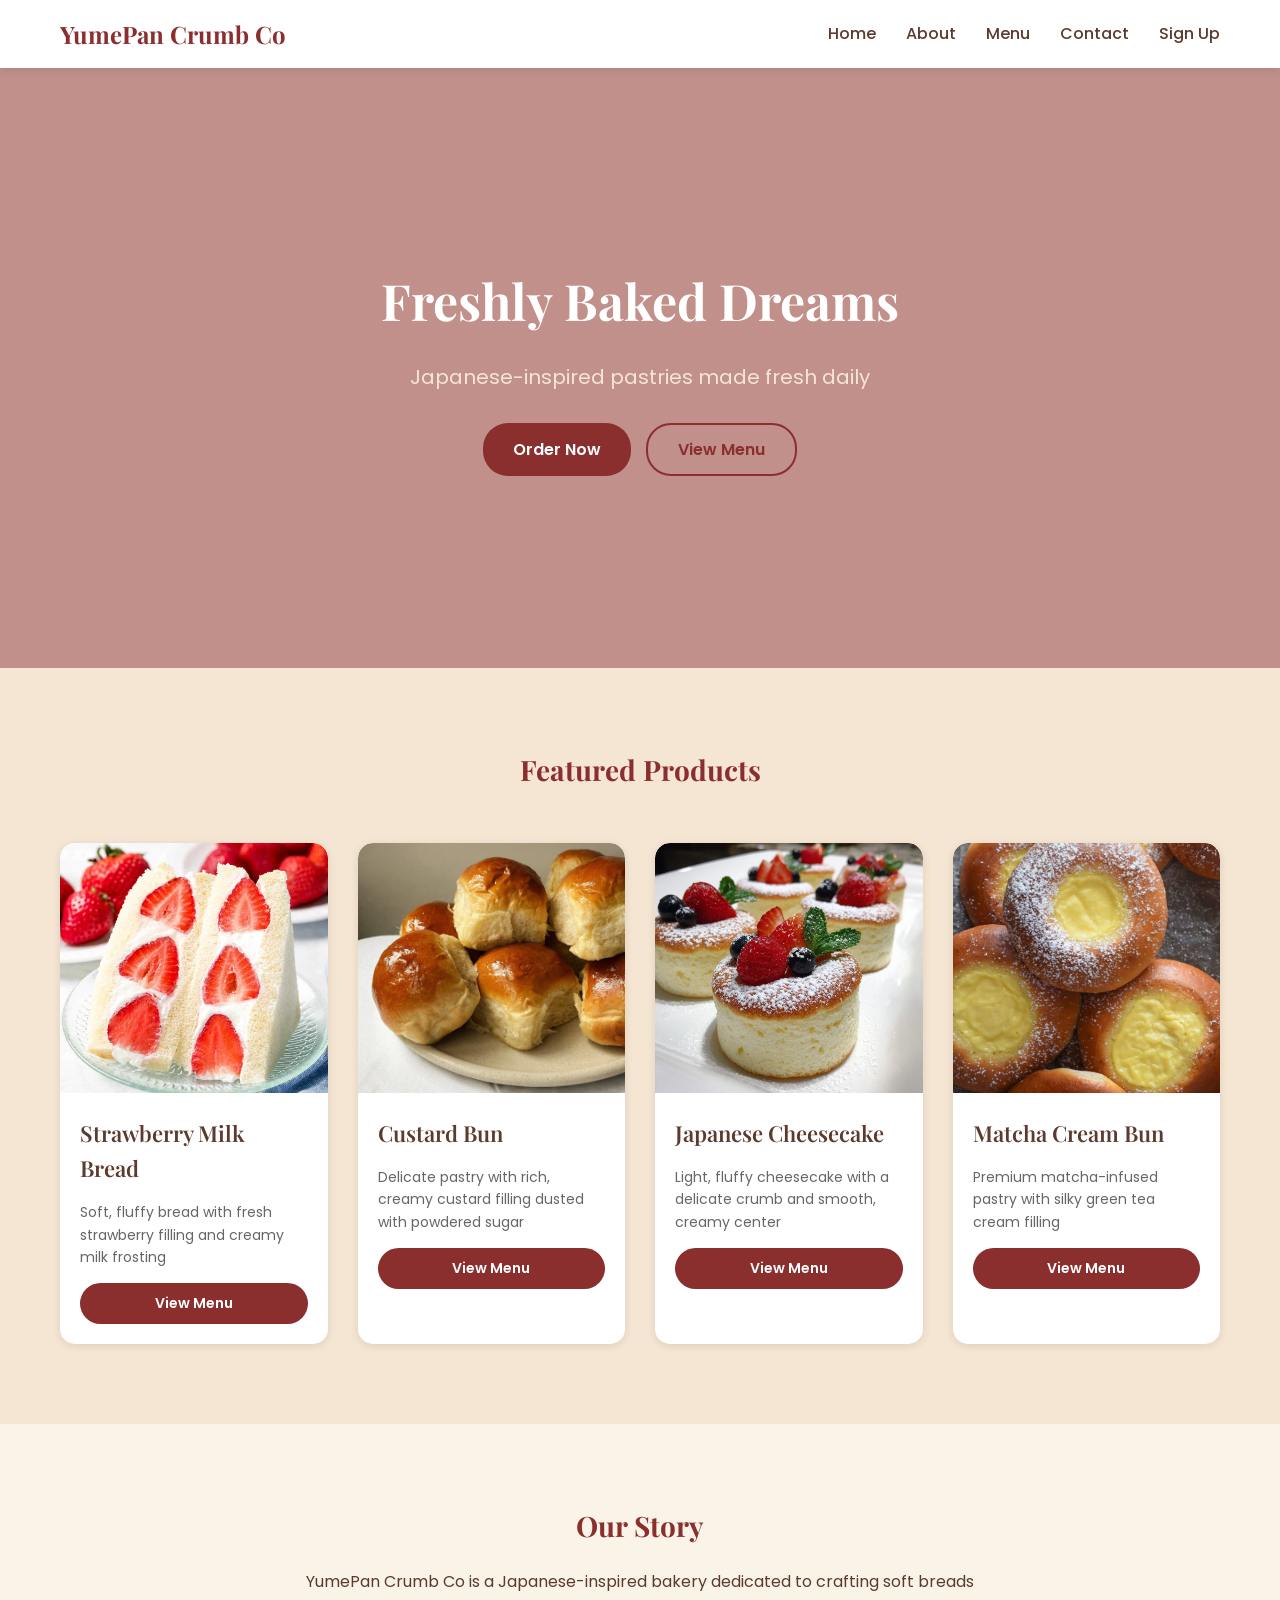
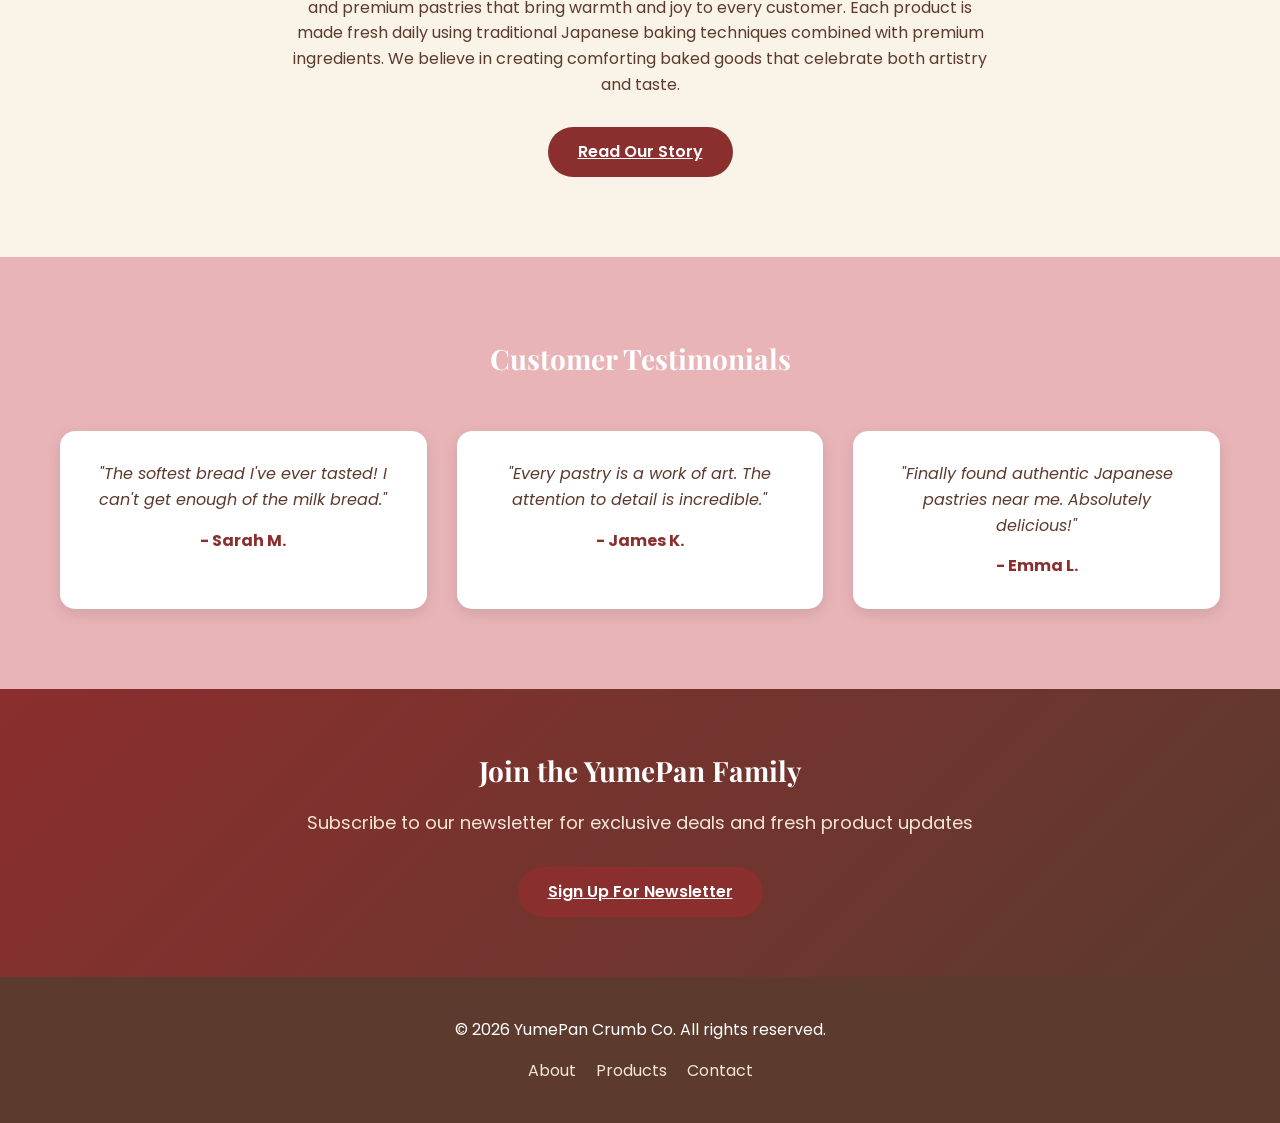
<file: index.html>
<!DOCTYPE html>
<html lang="en">
<head>
    <meta charset="UTF-8">
    <meta name="viewport" content="width=device-width, initial-scale=1.0">
    <title>YumePan Crumb Co - Japanese-Inspired Bakery</title>
    <link rel="preconnect" href="https://fonts.googleapis.com">
    <link rel="preconnect" href="https://fonts.gstatic.com" crossorigin>
    <link href="https://fonts.googleapis.com/css2?family=Playfair+Display:wght@400;700&family=Poppins:wght@400;500;600&display=swap" rel="stylesheet">
    <link rel="stylesheet" href="styles.css">
</head>
<body>
    <!-- Navigation Bar -->
    <nav class="navbar">
        <div class="nav-container">
            <div class="logo">
                <a href="index.html">YumePan Crumb Co</a>
            </div>
            <button class="hamburger" id="hamburger">
                <span></span>
                <span></span>
                <span></span>
            </button>
            <ul class="nav-menu" id="navMenu">
                <li><a href="index.html">Home</a></li>
                <li><a href="about.html">About</a></li>
                <li><a href="products.html">Menu</a></li>
                <li><a href="contact.html">Contact</a></li>
                <li><a href="signup.html">Sign Up</a></li>
            </ul>
        </div>
    </nav>

    <!-- Hero Section -->
    <section class="hero">
        <div class="hero-content">
            <h1>Freshly Baked Dreams</h1>
            <p>Japanese-inspired pastries made fresh daily</p>
            <div class="hero-buttons">
                <button class="btn btn-primary">Order Now</button>
                <button class="btn btn-secondary">View Menu</button>
            </div>
        </div>
    </section>

    <!-- Featured Products Section -->
    <section class="featured-products">
        <div class="container">
            <h2>Featured Products</h2>
            <div class="product-grid">
                <div class="product-card">
                   <img src="images/strawberry-shortcake.jpg" alt="Strawberry Shortcake" class="product-image">
                    <h3>Strawberry Milk Bread</h3>
                    <p>Soft, fluffy bread with fresh strawberry filling and creamy milk frosting</p>
                    <button class="btn btn-primary btn-small">View Menu</button>
                </div>
                <div class="product-card">
                    <img src="images/milk-buns.jpg" alt="Milk Buns" class="product-image">
                    <h3>Custard Bun</h3>
                    <p>Delicate pastry with rich, creamy custard filling dusted with powdered sugar</p>
                    <button class="btn btn-primary btn-small">View Menu</button>
                </div>
                <div class="product-card">
                    <img src="images/japanese-cheesecake.jpg" alt="Japanese Cheesecake" class="product-image">
                    <h3>Japanese Cheesecake</h3>
                    <p>Light, fluffy cheesecake with a delicate crumb and smooth, creamy center</p>
                    <button class="btn btn-primary btn-small">View Menu</button>
                </div>
                <div class="product-card">
                   <img src="images/custard-buns.jpg" alt="Custard Buns" class="product-image">
                    <h3>Matcha Cream Bun</h3>
                    <p>Premium matcha-infused pastry with silky green tea cream filling</p>
                    <button class="btn btn-primary btn-small">View Menu</button>
                </div>
            </div>
        </div>
    </section>

    <!-- About Preview -->
    <section class="about-preview">
        <div class="container">
            <h2>Our Story</h2>
            <p>YumePan Crumb Co is a Japanese-inspired bakery dedicated to crafting soft breads and premium pastries that bring warmth and joy to every customer. Each product is made fresh daily using traditional Japanese baking techniques combined with premium ingredients. We believe in creating comforting baked goods that celebrate both artistry and taste.</p>
            <a href="about.html" class="btn btn-primary">Read Our Story</a>
        </div>
    </section>

    <!-- Testimonials Section -->
    <section class="testimonials">
        <div class="container">
            <h2>Customer Testimonials</h2>
            <div class="testimonial-grid">
                <div class="testimonial-card">
                    <p>"The softest bread I've ever tasted! I can't get enough of the milk bread."</p>
                    <strong>- Sarah M.</strong>
                </div>
                <div class="testimonial-card">
                    <p>"Every pastry is a work of art. The attention to detail is incredible."</p>
                    <strong>- James K.</strong>
                </div>
                <div class="testimonial-card">
                    <p>"Finally found authentic Japanese pastries near me. Absolutely delicious!"</p>
                    <strong>- Emma L.</strong>
                </div>
            </div>
        </div>
    </section>

    <!-- CTA Banner -->
    <section class="cta-banner">
        <div class="container">
            <h2>Join the YumePan Family</h2>
            <p>Subscribe to our newsletter for exclusive deals and fresh product updates</p>
            <a href="signup.html" class="btn btn-primary">Sign Up For Newsletter</a>
        </div>
    </section>

    <!-- Footer -->
    <footer class="footer">
        <div class="container">
            <p>&copy; 2026 YumePan Crumb Co. All rights reserved.</p>
            <div class="footer-links">
                <a href="about.html">About</a>
                <a href="products.html">Products</a>
                <a href="contact.html">Contact</a>
            </div>
        </div>
    </footer>

    <script src="script.js"></script>
</body>
</html>
</file>
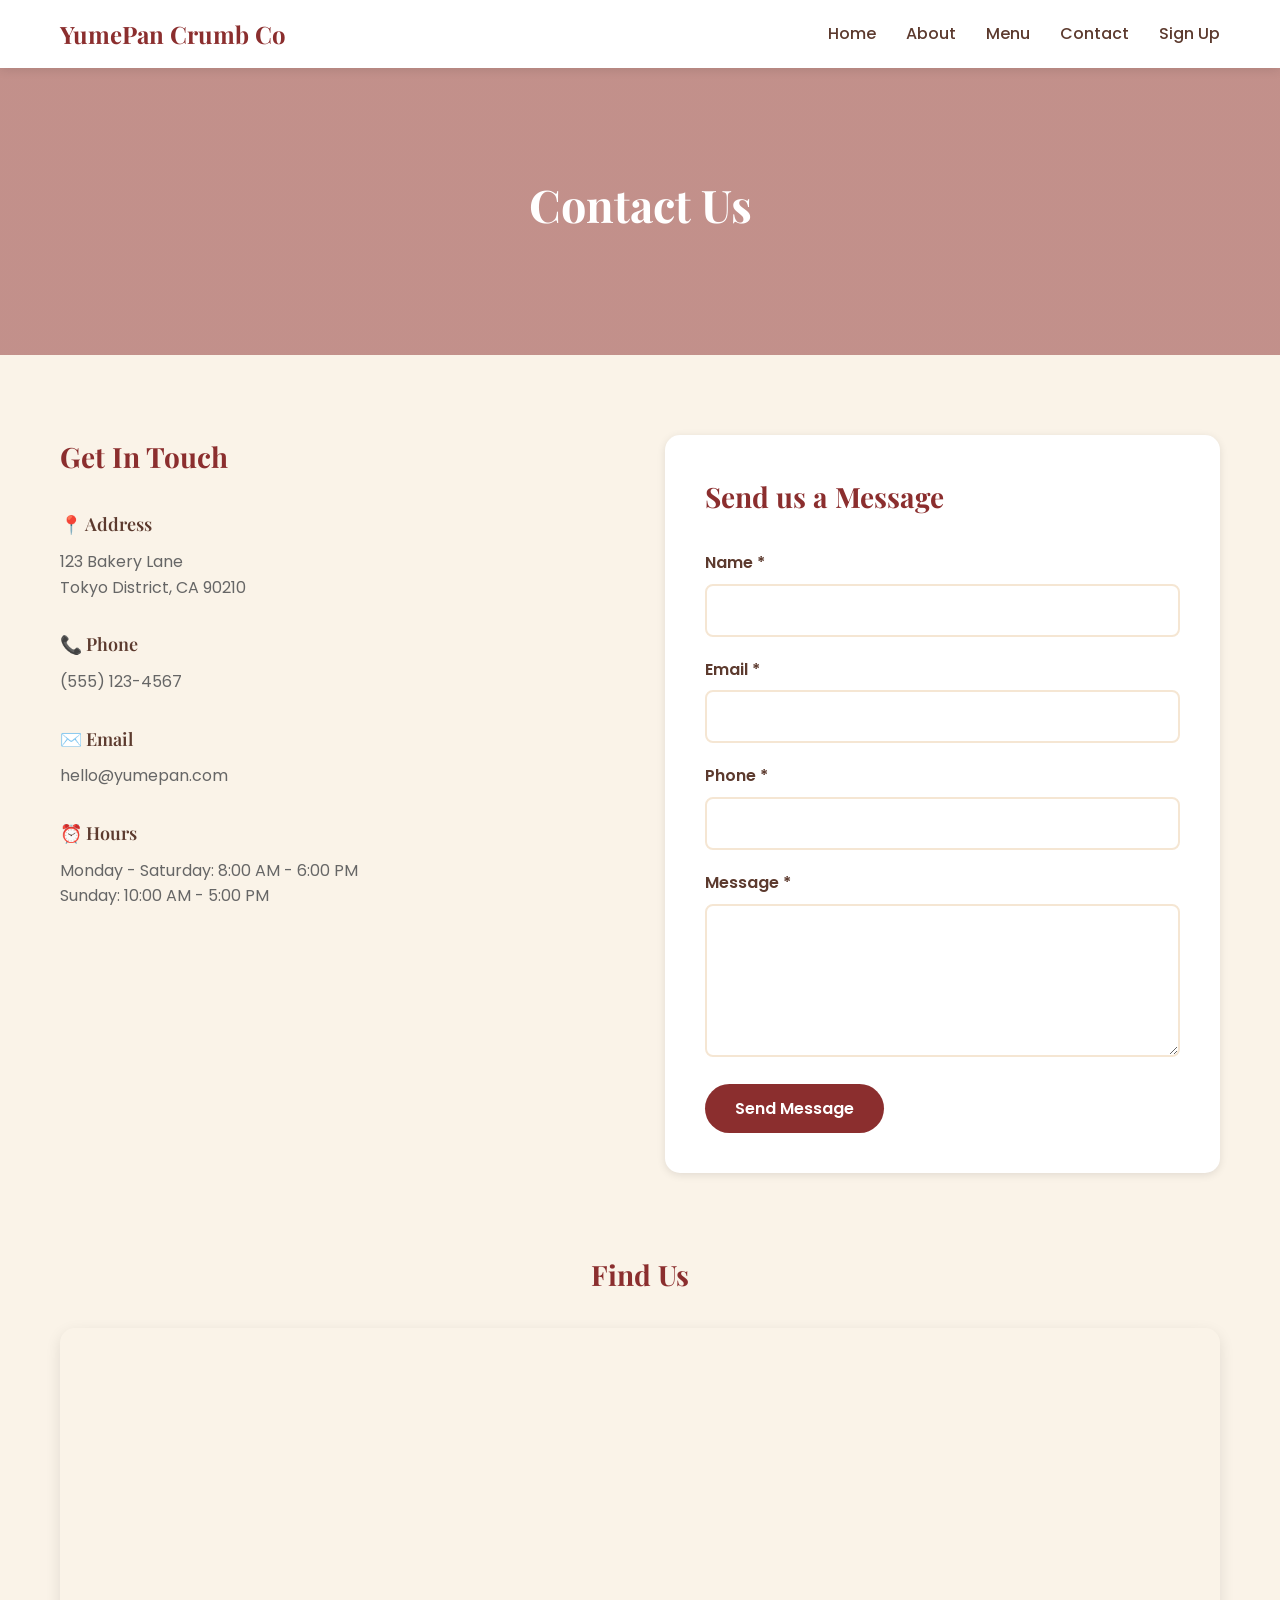
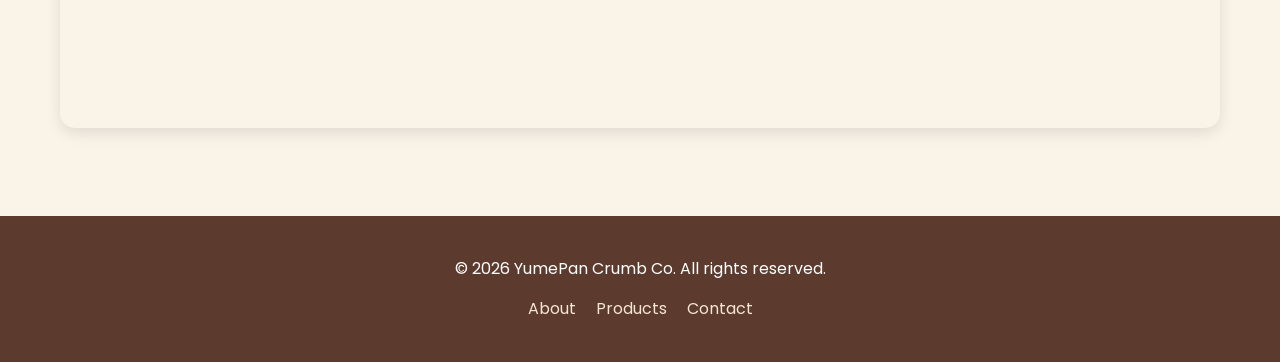
<file: contacl.html>
<!DOCTYPE html>
<html lang="en">
<head>
    <meta charset="UTF-8">
    <meta name="viewport" content="width=device-width, initial-scale=1.0">
    <title>Contact Us - YumePan Crumb Co</title>
    <link rel="preconnect" href="https://fonts.googleapis.com">
    <link rel="preconnect" href="https://fonts.gstatic.com" crossorigin>
    <link href="https://fonts.googleapis.com/css2?family=Playfair+Display:wght@400;700&family=Poppins:wght@400;500;600&display=swap" rel="stylesheet">
    <link rel="stylesheet" href="styles.css">
</head>
<body>
    <!-- Navigation Bar -->
    <nav class="navbar">
        <div class="nav-container">
            <div class="logo">
                <a href="index.html">YumePan Crumb Co</a>
            </div>
            <button class="hamburger" id="hamburger">
                <span></span>
                <span></span>
                <span></span>
            </button>
            <ul class="nav-menu" id="navMenu">
                <li><a href="index.html">Home</a></li>
                <li><a href="about.html">About</a></li>
                <li><a href="products.html">Menu</a></li>
                <li><a href="contact.html">Contact</a></li>
                <li><a href="signup.html">Sign Up</a></li>
            </ul>
        </div>
    </nav>

    <!-- Page Header -->
    <section class="page-header">
        <div class="container">
            <h1>Contact Us</h1>
        </div>
    </section>

    <!-- Contact Section -->
    <section class="contact-section">
        <div class="container">
            <div class="contact-grid">
                <!-- Contact Info -->
                <div class="contact-info">
                    <h2>Get In Touch</h2>
                    
                    <div class="info-item">
                        <h3>📍 Address</h3>
                        <p>123 Bakery Lane<br>Tokyo District, CA 90210</p>
                    </div>

                    <div class="info-item">
                        <h3>📞 Phone</h3>
                        <p>(555) 123-4567</p>
                    </div>

                    <div class="info-item">
                        <h3>✉️ Email</h3>
                        <p>hello@yumepan.com</p>
                    </div>

                    <div class="info-item">
                        <h3>⏰ Hours</h3>
                        <p>Monday - Saturday: 8:00 AM - 6:00 PM<br>
                           Sunday: 10:00 AM - 5:00 PM</p>
                    </div>
                </div>

                <!-- Contact Form -->
                <div class="contact-form">
                    <h2>Send us a Message</h2>
                    <form id="contactForm">
                        <div class="form-group">
                            <label for="name">Name *</label>
                            <input type="text" id="name" name="name" required>
                            <span class="error-message" id="nameError"></span>
                        </div>

                        <div class="form-group">
                            <label for="email">Email *</label>
                            <input type="email" id="email" name="email" required>
                            <span class="error-message" id="emailError"></span>
                        </div>

                        <div class="form-group">
                            <label for="phone">Phone *</label>
                            <input type="tel" id="phone" name="phone" required>
                            <span class="error-message" id="phoneError"></span>
                        </div>

                        <div class="form-group">
                            <label for="message">Message *</label>
                            <textarea id="message" name="message" rows="5" required></textarea>
                            <span class="error-message" id="messageError"></span>
                        </div>

                        <button type="submit" class="btn btn-primary">Send Message</button>
                    </form>
                </div>
            </div>

            <!-- Map -->
            <div class="map-container">
                <h2>Find Us</h2>
                <iframe src="https://www.google.com/maps/embed?pb=!1m18!1m12!1m3!1d3024.2219901290355!2d-74.00601729999999!3d40.71282069999999!2m3!1f0!2f0!3f0!3m2!1i1024!2i768!4f13.1!3m3!1m2!1s0x89c25a27b2de1b63%3A0x1c99f7fa5b952e72!2s123%20Bakery%20Ln%2C%20New%20York%2C%20NY%2010001!5e0!3m2!1sen!2sus!4v1234567890" width="100%" height="400" style="border:0;" allowfullscreen="" loading="lazy" referrerpolicy="no-referrer-when-downgrade"></iframe>
            </div>
        </div>
    </section>

    <!-- Footer -->
    <footer class="footer">
        <div class="container">
            <p>&copy; 2026 YumePan Crumb Co. All rights reserved.</p>
            <div class="footer-links">
                <a href="about.html">About</a>
                <a href="products.html">Products</a>
                <a href="contact.html">Contact</a>
            </div>
        </div>
    </footer>

    <script src="script.js"></script>
</body>
</html>
</file>
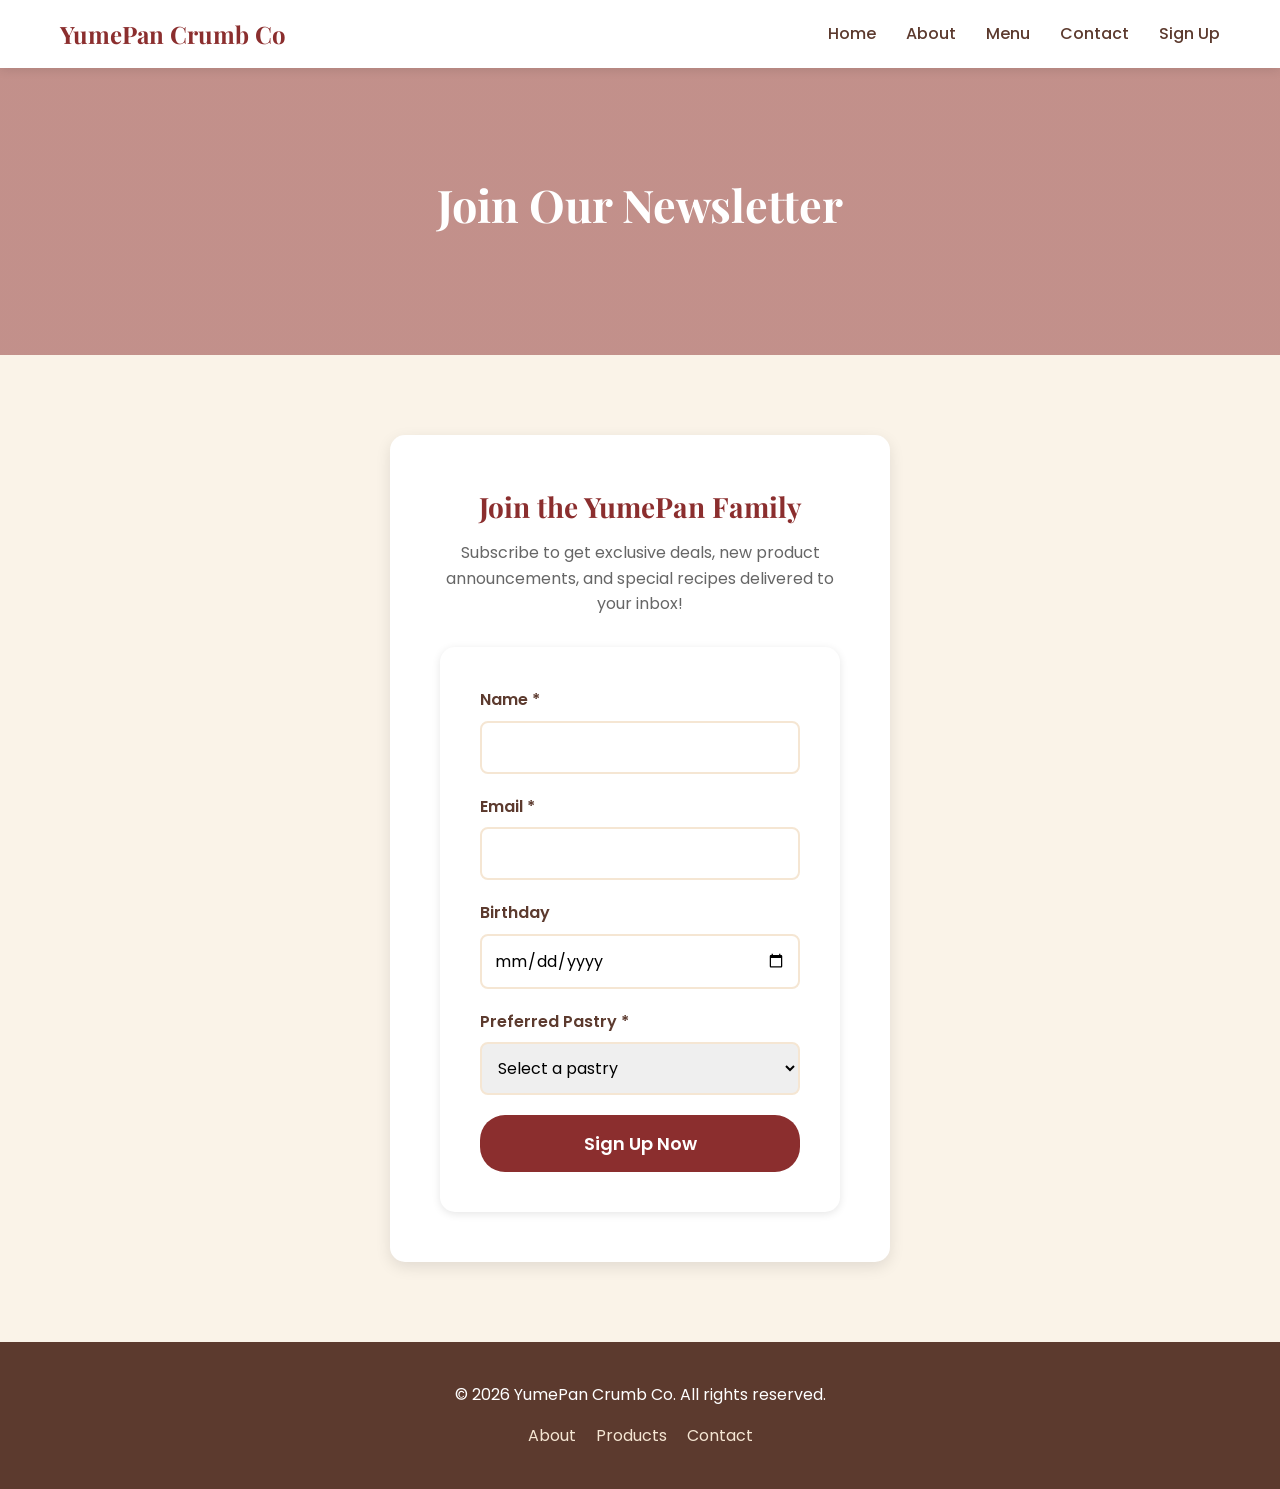
<file: signup.html>
<!DOCTYPE html>
<html lang="en">
<head>
    <meta charset="UTF-8">
    <meta name="viewport" content="width=device-width, initial-scale=1.0">
    <title>Sign Up - YumePan Crumb Co</title>
    <link rel="preconnect" href="https://fonts.googleapis.com">
    <link rel="preconnect" href="https://fonts.gstatic.com" crossorigin>
    <link href="https://fonts.googleapis.com/css2?family=Playfair+Display:wght@400;700&family=Poppins:wght@400;500;600&display=swap" rel="stylesheet">
    <link rel="stylesheet" href="styles.css">
</head>
<body>
    <!-- Navigation Bar -->
    <nav class="navbar">
        <div class="nav-container">
            <div class="logo">
                <a href="index.html">YumePan Crumb Co</a>
            </div>
            <button class="hamburger" id="hamburger">
                <span></span>
                <span></span>
                <span></span>
            </button>
            <ul class="nav-menu" id="navMenu">
                <li><a href="index.html">Home</a></li>
                <li><a href="about.html">About</a></li>
                <li><a href="products.html">Menu</a></li>
                <li><a href="contact.html">Contact</a></li>
                <li><a href="signup.html">Sign Up</a></li>
            </ul>
        </div>
    </nav>

    <!-- Page Header -->
    <section class="page-header">
        <div class="container">
            <h1>Join Our Newsletter</h1>
        </div>
    </section>

    <!-- Signup Section -->
    <section class="signup-section">
        <div class="container">
            <div class="signup-container">
                <h2>Join the YumePan Family</h2>
                <p>Subscribe to get exclusive deals, new product announcements, and special recipes delivered to your inbox!</p>

                <form id="signupForm" class="signup-form">
                    <div class="form-group">
                        <label for="signupName">Name *</label>
                        <input type="text" id="signupName" name="name" required>
                        <span class="error-message" id="signupNameError"></span>
                    </div>

                    <div class="form-group">
                        <label for="signupEmail">Email *</label>
                        <input type="email" id="signupEmail" name="email" required>
                        <span class="error-message" id="signupEmailError"></span>
                    </div>

                    <div class="form-group">
                        <label for="birthday">Birthday</label>
                        <input type="date" id="birthday" name="birthday">
                    </div>

                    <div class="form-group">
                        <label for="pastry">Preferred Pastry *</label>
                        <select id="pastry" name="pastry" required>
                            <option value="">Select a pastry</option>
                            <option value="matcha-cream-bun">Matcha Cream Bun</option>
                            <option value="custard-bun">Custard Bun</option>
                            <option value="red-bean-bun">Red Bean Bun</option>
                            <option value="strawberry-milk-bread">Strawberry Milk Bread</option>
                            <option value="japanese-cheesecake">Japanese Cheesecake</option>
                            <option value="milk-bread">Milk Bread</option>
                        </select>
                        <span class="error-message" id="pastryError"></span>
                    </div>

                    <button type="submit" class="btn btn-primary btn-large">Sign Up Now</button>
                </form>

                <div id="successMessage" class="success-message" style="display: none;">
                    <p>Thank you for signing up! Check your email for exclusive offers.</p>
                </div>
            </div>
        </div>
    </section>

    <!-- Footer -->
    <footer class="footer">
        <div class="container">
            <p>&copy; 2026 YumePan Crumb Co. All rights reserved.</p>
            <div class="footer-links">
                <a href="about.html">About</a>
                <a href="products.html">Products</a>
                <a href="contact.html">Contact</a>
            </div>
        </div>
    </footer>

    <script src="script.js"></script>
</body>
</html>
</file>
<file: styles.css>
/* ============================================
   GLOBAL STYLES
   ============================================ */

* {
    margin: 0;
    padding: 0;
    box-sizing: border-box;
}

:root {
    /* Color Palette */
    --deep-red: #8B2E2E;
    --cream: #F5E6D3;
    --soft-pink: #E8B4B8;
    --brown: #5C3A2E;
    --light-beige: #FAF3E8;
    --white: #FFFFFF;
    
    /* Typography */
    --heading-font: 'Playfair Display', serif;
    --body-font: 'Poppins', sans-serif;
}

body {
    font-family: var(--body-font);
    background-color: var(--light-beige);
    color: var(--brown);
    line-height: 1.6;
}

html {
    scroll-behavior: smooth;
}

/* ============================================
   CONTAINER & LAYOUT
   ============================================ */

.container {
    max-width: 1200px;
    margin: 0 auto;
    padding: 0 20px;
}

/* ============================================
   TYPOGRAPHY
   ============================================ */

h1 {
    font-family: var(--heading-font);
    font-size: 40px;
    color: var(--deep-red);
    font-weight: 700;
    margin-bottom: 15px;
}

h2 {
    font-family: var(--heading-font);
    font-size: 28px;
    color: var(--deep-red);
    font-weight: 700;
    margin-bottom: 20px;
    text-align: center;
}

h3 {
    font-family: var(--heading-font);
    font-size: 22px;
    color: var(--brown);
    font-weight: 600;
    margin-bottom: 10px;
}

p {
    font-size: 16px;
    color: var(--brown);
    margin-bottom: 15px;
}

/* ============================================
   NAVIGATION BAR
   ============================================ */

.navbar {
    background-color: var(--white);
    box-shadow: 0 2px 10px rgba(0, 0, 0, 0.1);
    position: sticky;
    top: 0;
    z-index: 1000;
}

.nav-container {
    max-width: 1200px;
    margin: 0 auto;
    padding: 15px 20px;
    display: flex;
    justify-content: space-between;
    align-items: center;
}

.logo a {
    font-family: var(--heading-font);
    font-size: 24px;
    color: var(--deep-red);
    text-decoration: none;
    font-weight: 700;
    transition: color 0.3s ease;
}

.logo a:hover {
    color: var(--brown);
}

.nav-menu {
    display: flex;
    list-style: none;
    gap: 30px;
}

.nav-menu a {
    text-decoration: none;
    color: var(--brown);
    font-weight: 500;
    transition: color 0.3s ease;
    padding: 5px 0;
    border-bottom: 2px solid transparent;
}

.nav-menu a:hover {
    color: var(--deep-red);
    border-bottom: 2px solid var(--deep-red);
}

.hamburger {
    display: none;
    flex-direction: column;
    cursor: pointer;
    background: none;
    border: none;
    gap: 6px;
}

.hamburger span {
    width: 25px;
    height: 3px;
    background-color: var(--deep-red);
    border-radius: 2px;
    transition: 0.3s;
}

/* ============================================
   BUTTONS / CALL-TO-ACTION
   ============================================ */

.btn {
    padding: 12px 30px;
    border: none;
    border-radius: 25px;
    font-family: var(--body-font);
    font-weight: 600;
    cursor: pointer;
    transition: all 0.3s ease;
    font-size: 16px;
}

.btn-primary {
    background-color: var(--deep-red);
    color: var(--white);
}

.btn-primary:hover {
    background-color: #6B2020;
    box-shadow: 0 5px 15px rgba(139, 46, 46, 0.3);
}

.btn-secondary {
    background-color: transparent;
    color: var(--deep-red);
    border: 2px solid var(--deep-red);
}

.btn-secondary:hover {
    background-color: var(--cream);
    border-color: var(--brown);
    color: var(--brown);
}

.btn-small {
    padding: 10px 20px;
    font-size: 14px;
}

.btn-large {
    padding: 15px 40px;
    font-size: 18px;
    width: 100%;
}

/* ============================================
   HERO SECTION
   ============================================ */

.hero {
    background: linear-gradient(rgba(139, 46, 46, 0.5), rgba(139, 46, 46, 0.5)), url('https://images.unsplash.com/photo-1586985289688-ca3242ca451d?w=1920&h=800&fit=crop') center/cover no-repeat;
    height: 600px;
    display: flex;
    align-items: center;
    justify-content: center;
    text-align: center;
    color: var(--white);
}

.hero-content {
    max-width: 600px;
}

.hero-content h1 {
    color: var(--white);
    font-size: 50px;
    margin-bottom: 20px;
}

.hero-content p {
    color: var(--cream);
    font-size: 20px;
    margin-bottom: 30px;
}

.hero-buttons {
    display: flex;
    gap: 15px;
    justify-content: center;
    flex-wrap: wrap;
}

/* ============================================
   FEATURED PRODUCTS SECTION
   ============================================ */

.featured-products {
    background-color: var(--cream);
    padding: 80px 20px;
}

.featured-products h2 {
    margin-bottom: 50px;
}

.product-grid {
    display: grid;
    grid-template-columns: repeat(auto-fit, minmax(250px, 1fr));
    gap: 30px;
}

.product-card {
    background-color: var(--white);
    border-radius: 15px;
    overflow: hidden;
    transition: transform 0.3s ease, box-shadow 0.3s ease;
    box-shadow: 0 2px 8px rgba(0, 0, 0, 0.1);
}

.product-card:hover {
    transform: translateY(-10px);
    box-shadow: 0 10px 25px rgba(139, 46, 46, 0.2);
}

.product-image {
    width: 100%;
    height: 250px;
    object-fit: cover;
    border-radius: 15px 15px 0 0;
}

.product-card h3 {
    padding: 15px 20px 5px;
}

.product-card p {
    padding: 0 20px;
    font-size: 14px;
    color: #666;
    margin-bottom: 15px;
}

.product-card .btn {
    margin: 0 20px 20px;
    width: calc(100% - 40px);
}

/* ============================================
   ABOUT PREVIEW SECTION
   ============================================ */

.about-preview {
    background-color: var(--light-beige);
    padding: 80px 20px;
    text-align: center;
}

.about-preview h2 {
    margin-bottom: 20px;
}

.about-preview p {
    max-width: 700px;
    margin: 0 auto 30px;
    font-size: 16px;
}

.about-preview .btn {
    display: inline-block;
}

/* ============================================
   TESTIMONIALS SECTION
   ============================================ */

.testimonials {
    background-color: var(--soft-pink);
    padding: 80px 20px;
}

.testimonials h2 {
    color: var(--white);
    margin-bottom: 50px;
}

.testimonial-grid {
    display: grid;
    grid-template-columns: repeat(auto-fit, minmax(280px, 1fr));
    gap: 30px;
}

.testimonial-card {
    background-color: var(--white);
    padding: 30px;
    border-radius: 15px;
    box-shadow: 0 5px 15px rgba(0, 0, 0, 0.1);
    text-align: center;
}

.testimonial-card p {
    font-style: italic;
    color: var(--brown);
    margin-bottom: 15px;
    font-size: 16px;
}

.testimonial-card strong {
    color: var(--deep-red);
    font-size: 16px;
}

/* ============================================
   CTA BANNER
   ============================================ */

.cta-banner {
    background: linear-gradient(135deg, var(--deep-red), var(--brown));
    padding: 60px 20px;
    text-align: center;
    color: var(--white);
}

.cta-banner h2 {
    color: var(--white);
    margin-bottom: 15px;
}

.cta-banner p {
    color: var(--cream);
    margin-bottom: 30px;
    font-size: 18px;
}

.cta-banner .btn {
    display: inline-block;
}

/* ============================================
   PAGE HEADER
   ============================================ */

.page-header {
    background: linear-gradient(rgba(139, 46, 46, 0.5), rgba(139, 46, 46, 0.5)), url('https://images.unsplash.com/photo-1509042239860-f550ce710b93?w=1920&h=400&fit=crop') center/cover no-repeat;
    padding: 100px 20px;
    text-align: center;
    color: var(--white);
}

.page-header h1 {
    color: var(--white);
    font-size: 45px;
}

/* ============================================
   ABOUT PAGE STYLES
   ============================================ */

.company-story,
.mission {
    padding: 80px 20px;
    background-color: var(--light-beige);
}

.company-story h2,
.mission h2 {
    margin-bottom: 20px;
}

.company-story p,
.mission p {
    max-width: 800px;
    margin: 0 auto;
    text-align: center;
    font-size: 16px;
}

.team {
    background-color: var(--cream);
    padding: 80px 20px;
}

.team h2 {
    margin-bottom: 50px;
}

.team-grid {
    display: grid;
    grid-template-columns: repeat(auto-fit, minmax(300px, 1fr));
    gap: 40px;
}

.team-card {
    background-color: var(--white);
    border-radius: 15px;
    overflow: hidden;
    box-shadow: 0 2px 8px rgba(0, 0, 0, 0.1);
    text-align: center;
}

.team-image {
    width: 100%;
    height: 300px;
    object-fit: cover;
    border-radius: 15px 15px 0 0;
}

.team-card h3 {
    padding: 20px 20px 10px;
}

.team-card p {
    padding: 0 20px 20px;
    font-size: 14px;
    color: #666;
}

/* ============================================
   PRODUCTS PAGE STYLES
   ============================================ */

.products-section {
    padding: 80px 20px;
    background-color: var(--light-beige);
}

.category-filter {
    display: flex;
    justify-content: center;
    gap: 15px;
    margin-bottom: 50px;
    flex-wrap: wrap;
}

.filter-btn {
    padding: 10px 25px;
    background-color: var(--cream);
    color: var(--brown);
    border: 2px solid var(--deep-red);
    border-radius: 25px;
    cursor: pointer;
    font-weight: 600;
    transition: all 0.3s ease;
    font-family: var(--body-font);
}

.filter-btn:hover,
.filter-btn.active {
    background-color: var(--deep-red);
    color: var(--white);
}

.product-grid-full {
    display: grid;
    grid-template-columns: repeat(auto-fit, minmax(250px, 1fr));
    gap: 30px;
}

.product-card-full {
    background-color: var(--white);
    border-radius: 15px;
    overflow: hidden;
    transition: transform 0.3s ease, box-shadow 0.3s ease;
    box-shadow: 0 2px 8px rgba(0, 0, 0, 0.1);
}

.product-card-full:hover {
    transform: translateY(-10px);
    box-shadow: 0 10px 25px rgba(139, 46, 46, 0.2);
}

.product-card-full .product-image {
    width: 100%;
    height: 250px;
    object-fit: cover;
    border-radius: 15px 15px 0 0;
}

.product-card-full h3 {
    padding: 15px 20px 5px;
}

.product-card-full p {
    padding: 0 20px;
}

.price {
    padding: 0 20px;
    font-size: 18px;
    font-weight: 600;
    color: var(--deep-red) !important;
}

.product-card-full .btn {
    margin: 0 20px 20px;
    width: calc(100% - 40px);
}

.hidden {
    display: none !important;
}

/* ============================================
   CONTACT PAGE STYLES
   ============================================ */

.contact-section {
    padding: 80px 20px;
    background-color: var(--light-beige);
}

.contact-grid {
    display: grid;
    grid-template-columns: 1fr 1fr;
    gap: 50px;
    margin-bottom: 80px;
}

.contact-info h2,
.contact-form h2 {
    text-align: left;
    margin-bottom: 30px;
}

.info-item {
    margin-bottom: 30px;
}

.info-item h3 {
    font-size: 18px;
    margin-bottom: 10px;
}

.info-item p {
    color: #666;
    margin: 0;
}

/* Forms */
.contact-form,
.signup-form {
    background-color: var(--white);
    padding: 40px;
    border-radius: 15px;
    box-shadow: 0 2px 8px rgba(0, 0, 0, 0.1);
}

.form-group {
    margin-bottom: 20px;
}

label {
    display: block;
    margin-bottom: 8px;
    font-weight: 600;
    color: var(--brown);
}

input,
textarea,
select {
    width: 100%;
    padding: 12px;
    border: 2px solid var(--cream);
    border-radius: 8px;
    font-family: var(--body-font);
    font-size: 16px;
    transition: border-color 0.3s ease;
}

input:focus,
textarea:focus,
select:focus {
    outline: none;
    border-color: var(--deep-red);
}

textarea {
    resize: vertical;
    min-height: 120px;
}

.error-message {
    display: block;
    color: #e74c3c;
    font-size: 14px;
    margin-top: 5px;
}

.map-container {
    margin-top: 80px;
    text-align: center;
}

.map-container h2 {
    margin-bottom: 30px;
}

.map-container iframe {
    border-radius: 15px;
    box-shadow: 0 5px 15px rgba(0, 0, 0, 0.1);
}

/* ============================================
   SIGNUP PAGE STYLES
   ============================================ */

.signup-section {
    padding: 80px 20px;
    background-color: var(--light-beige);
}

.signup-container {
    max-width: 500px;
    margin: 0 auto;
    background-color: var(--white);
    padding: 50px;
    border-radius: 15px;
    box-shadow: 0 5px 15px rgba(0, 0, 0, 0.1);
}

.signup-container h2 {
    text-align: center;
    margin-bottom: 10px;
}

.signup-container > p {
    text-align: center;
    margin-bottom: 30px;
    color: #666;
}

.success-message {
    background-color: #d4edda;
    color: #155724;
    padding: 15px;
    border-radius: 8px;
    text-align: center;
    margin-top: 20px;
}

/* ============================================
   FOOTER
   ============================================ */

.footer {
    background-color: var(--brown);
    color: var(--white);
    padding: 40px 20px;
    text-align: center;
}

.footer p {
    color: var(--white);
    margin-bottom: 15px;
}

.footer-links {
    display: flex;
    justify-content: center;
    gap: 20px;
    margin-top: 15px;
}

.footer-links a {
    color: var(--cream);
    text-decoration: none;
    transition: color 0.3s ease;
}

.footer-links a:hover {
    color: var(--white);
}

/* ============================================
   RESPONSIVE DESIGN
   ============================================ */

@media (max-width: 768px) {
    /* Navigation */
    .hamburger {
        display: flex;
    }

    .nav-menu {
        position: absolute;
        left: -100%;
        top: 70px;
        flex-direction: column;
        background-color: var(--white);
        width: 100%;
        text-align: center;
        transition: 0.3s;
        box-shadow: 0 10px 27px rgba(0, 0, 0, 0.05);
        gap: 0;
        padding: 20px 0;
    }

    .nav-menu.active {
        left: 0;
    }

    .nav-menu li {
        padding: 15px 0;
        border-bottom: 1px solid var(--cream);
    }

    /* Hero Section */
    .hero {
        height: 400px;
    }

    .hero-content h1 {
        font-size: 35px;
    }

    .hero-content p {
        font-size: 16px;
    }

    .hero-buttons {
        flex-direction: column;
    }

    .hero-buttons .btn {
        width: 100%;
    }

    /* Sections */
    .featured-products,
    .about-preview,
    .testimonials,
    .cta-banner,
    .contact-section,
    .signup-section,
    .company-story,
    .mission,
    .team,
    .products-section {
        padding: 50px 20px;
    }

    h1 {
        font-size: 32px;
    }

    h2 {
        font-size: 24px;
    }

    /* Grids */
    .product-grid,
    .testimonial-grid,
    .team-grid,
    .product-grid-full {
        grid-template-columns: 1fr;
        gap: 20px;
    }

    .contact-grid {
        grid-template-columns: 1fr;
        gap: 40px;
    }

    /* Forms */
    .contact-form,
    .signup-form {
        padding: 30px 20px;
    }

    /* Category Filter */
    .category-filter {
        gap: 10px;
    }

    .filter-btn {
        padding: 8px 15px;
        font-size: 14px;
    }
}

@media (max-width: 480px) {
    .container {
        padding: 0 15px;
    }

    h1 {
        font-size: 28px;
    }

    h2 {
        font-size: 22px;
    }

    h3 {
        font-size: 18px;
    }

    p {
        font-size: 14px;
    }

    .hero {
        height: 300px;
    }

    .hero-content h1 {
        font-size: 28px;
    }

    .hero-content p {
        font-size: 14px;
    }

    .btn {
        padding: 10px 20px;
        font-size: 14px;
    }

    .btn-large {
        padding: 12px 30px;
        font-size: 16px;
    }

    .featured-products,
    .about-preview,
    .testimonials,
    .cta-banner,
    .contact-section,
    .signup-section,
    .company-story,
    .mission,
    .team,
    .products-section {
        padding: 40px 15px;
    }

    .page-header {
        padding: 60px 15px;
    }

    .logo a {
        font-size: 20px;
    }

    .nav-menu {
        gap: 0;
    }

    .category-filter {
        gap: 8px;
        justify-content: flex-start;
        overflow-x: auto;
        padding: 0 0 10px;
    }

    .filter-btn {
        padding: 6px 12px;
        font-size: 12px;
        white-space: nowrap;
    }

    .contact-form,
    .signup-form {
        padding: 20px 15px;
    }

    .signup-container {
        padding: 30px 20px;
    }

    .footer-links {
        flex-direction: column;
        gap: 10px;
    }
}
</file>
